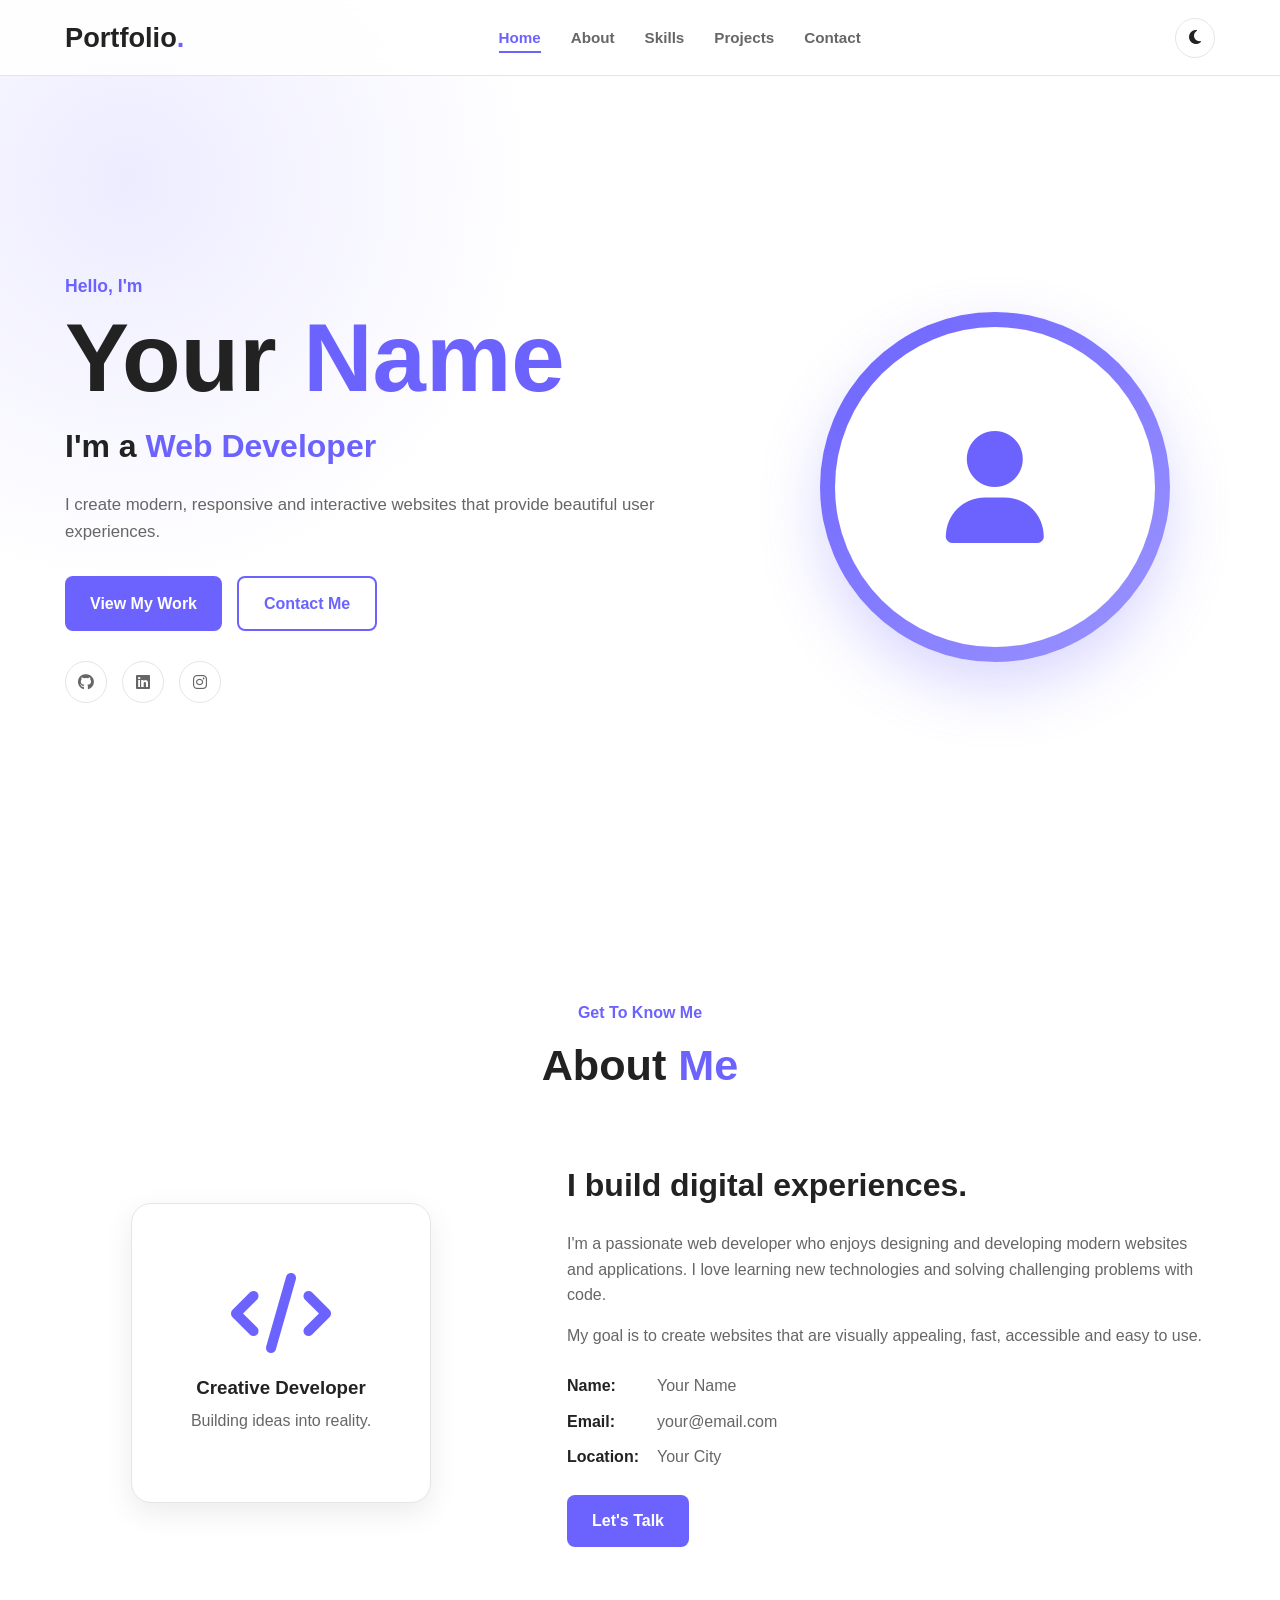
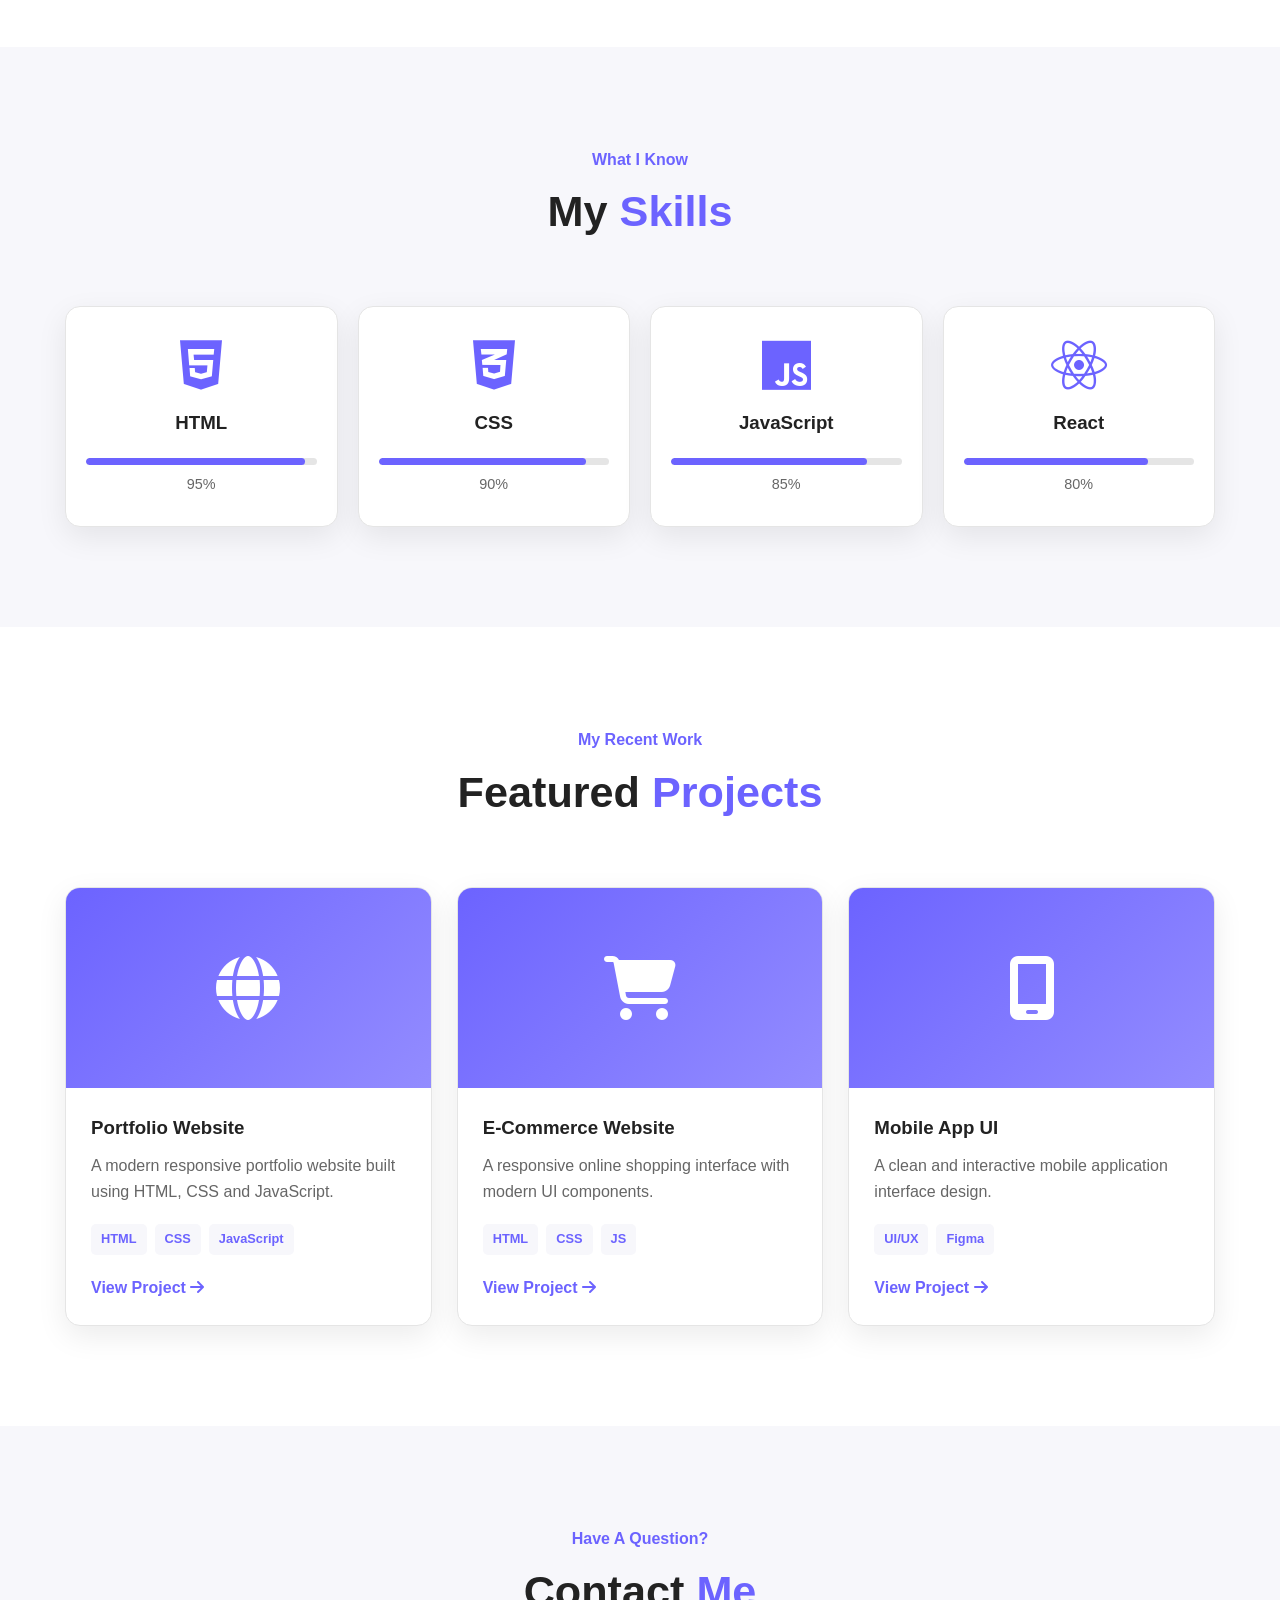
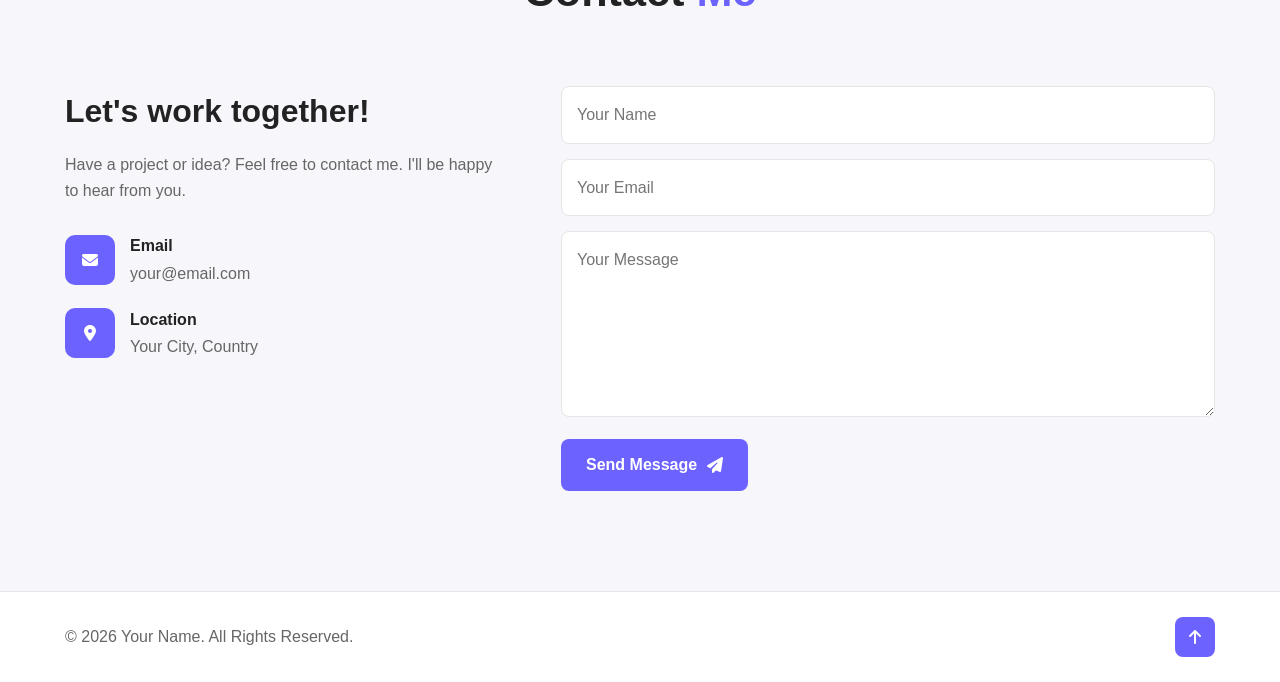
<file: index.html>
<!DOCTYPE html>
<html lang="en">
<head>
    <meta charset="UTF-8">
    <meta name="viewport" content="width=device-width, initial-scale=1.0">
    <meta name="description" content="My interactive personal portfolio website">

    <title>My Portfolio</title>

    <!-- External CSS -->
    <link rel="stylesheet" href="bigyan.css">

    <!-- Font Awesome Icons -->
    <link rel="stylesheet"
          href="https://cdnjs.cloudflare.com/ajax/libs/font-awesome/6.5.2/css/all.min.css">
</head>

<body>

    <!-- ===== NAVBAR ===== -->
    <header class="header">
        <nav class="navbar container">

            <a href="#home" class="logo">Portfolio<span>.</span></a>

            <ul class="nav-links">
                <li><a href="#home" class="active">Home</a></li>
                <li><a href="#about">About</a></li>
                <li><a href="#skills">Skills</a></li>
                <li><a href="#projects">Projects</a></li>
                <li><a href="#contact">Contact</a></li>
            </ul>

            <div class="nav-actions">
                <button id="theme-toggle" aria-label="Toggle theme">
                    <i class="fas fa-moon"></i>
                </button>

                <button class="menu-btn" id="menu-btn" aria-label="Open menu">
                    <i class="fas fa-bars"></i>
                </button>
            </div>

        </nav>
    </header>


    <!-- ===== HOME ===== -->
    <main>

        <section id="home" class="hero">
            <div class="container hero-content">

                <div class="hero-text">
                    <p class="small-title">Hello, I'm</p>

                    <h1>Your <span>Name</span></h1>

                    <h2>
                        I'm a <span class="typing">Web Developer</span>
                    </h2>

                    <p class="hero-description">
                        I create modern, responsive and interactive websites
                        that provide beautiful user experiences.
                    </p>

                    <div class="hero-buttons">
                        <a href="#projects" class="btn primary-btn">
                            View My Work
                        </a>

                        <a href="#contact" class="btn secondary-btn">
                            Contact Me
                        </a>
                    </div>

                    <div class="social-links">
                        <a href="#" aria-label="GitHub">
                            <i class="fab fa-github"></i>
                        </a>

                        <a href="#" aria-label="LinkedIn">
                            <i class="fab fa-linkedin"></i>
                        </a>

                        <a href="#" aria-label="Instagram">
                            <i class="fab fa-instagram"></i>
                        </a>
                    </div>
                </div>

                <div class="hero-image">
                    <div class="image-circle">
                        <div class="profile-placeholder">
                            <i class="fas fa-user"></i>
                        </div>
                    </div>
                </div>

            </div>
        </section>


        <!-- ===== ABOUT ===== -->
        <section id="about" class="section">
            <div class="container">

                <div class="section-title">
                    <p>Get To Know Me</p>
                    <h2>About <span>Me</span></h2>
                </div>

                <div class="about-content">

                    <div class="about-image">
                        <div class="about-card">
                            <i class="fas fa-code"></i>
                            <h3>Creative Developer</h3>
                            <p>Building ideas into reality.</p>
                        </div>
                    </div>

                    <div class="about-text">
                        <h3>I build digital experiences.</h3>

                        <p>
                            I'm a passionate web developer who enjoys designing
                            and developing modern websites and applications.
                            I love learning new technologies and solving
                            challenging problems with code.
                        </p>

                        <p>
                            My goal is to create websites that are visually
                            appealing, fast, accessible and easy to use.
                        </p>

                        <div class="about-info">
                            <div>
                                <strong>Name:</strong>
                                <span>Your Name</span>
                            </div>

                            <div>
                                <strong>Email:</strong>
                                <span>your@email.com</span>
                            </div>

                            <div>
                                <strong>Location:</strong>
                                <span>Your City</span>
                            </div>
                        </div>

                        <a href="#contact" class="btn primary-btn">
                            Let's Talk
                        </a>
                    </div>

                </div>
            </div>
        </section>


        <!-- ===== SKILLS ===== -->
        <section id="skills" class="section skills-section">
            <div class="container">

                <div class="section-title">
                    <p>What I Know</p>
                    <h2>My <span>Skills</span></h2>
                </div>

                <div class="skills-grid">

                    <div class="skill-card">
                        <i class="fab fa-html5"></i>
                        <h3>HTML</h3>
                        <div class="skill-bar">
                            <span style="width: 95%;"></span>
                        </div>
                        <p>95%</p>
                    </div>

                    <div class="skill-card">
                        <i class="fab fa-css3-alt"></i>
                        <h3>CSS</h3>
                        <div class="skill-bar">
                            <span style="width: 90%;"></span>
                        </div>
                        <p>90%</p>
                    </div>

                    <div class="skill-card">
                        <i class="fab fa-js"></i>
                        <h3>JavaScript</h3>
                        <div class="skill-bar">
                            <span style="width: 85%;"></span>
                        </div>
                        <p>85%</p>
                    </div>

                    <div class="skill-card">
                        <i class="fab fa-react"></i>
                        <h3>React</h3>
                        <div class="skill-bar">
                            <span style="width: 80%;"></span>
                        </div>
                        <p>80%</p>
                    </div>

                </div>

            </div>
        </section>


        <!-- ===== PROJECTS ===== -->
        <section id="projects" class="section">
            <div class="container">

                <div class="section-title">
                    <p>My Recent Work</p>
                    <h2>Featured <span>Projects</span></h2>
                </div>

                <div class="projects-grid">

                    <article class="project-card">
                        <div class="project-image">
                            <i class="fas fa-globe"></i>
                        </div>

                        <div class="project-content">
                            <h3>Portfolio Website</h3>

                            <p>
                                A modern responsive portfolio website
                                built using HTML, CSS and JavaScript.
                            </p>

                            <div class="project-tags">
                                <span>HTML</span>
                                <span>CSS</span>
                                <span>JavaScript</span>
                            </div>

                            <a href="#" class="project-link">
                                View Project
                                <i class="fas fa-arrow-right"></i>
                            </a>
                        </div>
                    </article>


                    <article class="project-card">
                        <div class="project-image">
                            <i class="fas fa-shopping-cart"></i>
                        </div>

                        <div class="project-content">
                            <h3>E-Commerce Website</h3>

                            <p>
                                A responsive online shopping interface
                                with modern UI components.
                            </p>

                            <div class="project-tags">
                                <span>HTML</span>
                                <span>CSS</span>
                                <span>JS</span>
                            </div>

                            <a href="#" class="project-link">
                                View Project
                                <i class="fas fa-arrow-right"></i>
                            </a>
                        </div>
                    </article>


                    <article class="project-card">
                        <div class="project-image">
                            <i class="fas fa-mobile-screen"></i>
                        </div>

                        <div class="project-content">
                            <h3>Mobile App UI</h3>

                            <p>
                                A clean and interactive mobile application
                                interface design.
                            </p>

                            <div class="project-tags">
                                <span>UI/UX</span>
                                <span>Figma</span>
                            </div>

                            <a href="#" class="project-link">
                                View Project
                                <i class="fas fa-arrow-right"></i>
                            </a>
                        </div>
                    </article>

                </div>

            </div>
        </section>


        <!-- ===== CONTACT ===== -->
        <section id="contact" class="section contact-section">
            <div class="container">

                <div class="section-title">
                    <p>Have A Question?</p>
                    <h2>Contact <span>Me</span></h2>
                </div>

                <div class="contact-content">

                    <div class="contact-info">

                        <h3>Let's work together!</h3>

                        <p>
                            Have a project or idea? Feel free to contact me.
                            I'll be happy to hear from you.
                        </p>

                        <div class="contact-item">
                            <i class="fas fa-envelope"></i>
                            <div>
                                <h4>Email</h4>
                                <p>your@email.com</p>
                            </div>
                        </div>

                        <div class="contact-item">
                            <i class="fas fa-location-dot"></i>
                            <div>
                                <h4>Location</h4>
                                <p>Your City, Country</p>
                            </div>
                        </div>

                    </div>


                    <form class="contact-form" id="contact-form">

                        <div class="input-group">
                            <input type="text" placeholder="Your Name" required>
                        </div>

                        <div class="input-group">
                            <input type="email" placeholder="Your Email" required>
                        </div>

                        <div class="input-group">
                            <textarea
                                rows="6"
                                placeholder="Your Message"
                                required></textarea>
                        </div>

                        <button type="submit" class="btn primary-btn">
                            Send Message
                            <i class="fas fa-paper-plane"></i>
                        </button>

                    </form>

                </div>

            </div>
        </section>

    </main>


    <!-- ===== FOOTER ===== -->
    <footer class="footer">
        <div class="container">

            <p>
                © 2026 Your Name. All Rights Reserved.
            </p>

            <a href="#home" class="back-top">
                <i class="fas fa-arrow-up"></i>
            </a>

        </div>
    </footer>


    <!-- ===== JAVASCRIPT ===== -->
    <script>

        // Mobile menu
        const menuBtn = document.getElementById("menu-btn");
        const navLinks = document.querySelector(".nav-links");

        menuBtn.addEventListener("click", () => {
            navLinks.classList.toggle("show");
        });


        // Close mobile menu after clicking a link
        document.querySelectorAll(".nav-links a").forEach(link => {
            link.addEventListener("click", () => {
                navLinks.classList.remove("show");
            });
        });


        // Dark/light mode
        const themeToggle = document.getElementById("theme-toggle");

        themeToggle.addEventListener("click", () => {

            document.body.classList.toggle("dark");

            const icon = themeToggle.querySelector("i");

            if (document.body.classList.contains("dark")) {
                icon.classList.remove("fa-moon");
                icon.classList.add("fa-sun");
            } else {
                icon.classList.remove("fa-sun");
                icon.classList.add("fa-moon");
            }

        });


        // Contact form
        const contactForm = document.getElementById("contact-form");

        contactForm.addEventListener("submit", function(event) {

            event.preventDefault();

            alert("Thank you! Your message has been submitted.");

            contactForm.reset();

        });


        // Active navigation link
        const sections = document.querySelectorAll("section");
        const links = document.querySelectorAll(".nav-links a");

        window.addEventListener("scroll", () => {

            let current = "";

            sections.forEach(section => {

                const sectionTop = section.offsetTop - 150;
                const sectionHeight = section.clientHeight;

                if (scrollY >= sectionTop &&
                    scrollY < sectionTop + sectionHeight) {

                    current = section.getAttribute("id");

                }

            });

            links.forEach(link => {

                link.classList.remove("active");

                if (link.getAttribute("href") === "#" + current) {
                    link.classList.add("active");
                }

            });

        });

    </script>

</body>
</html>
</file>
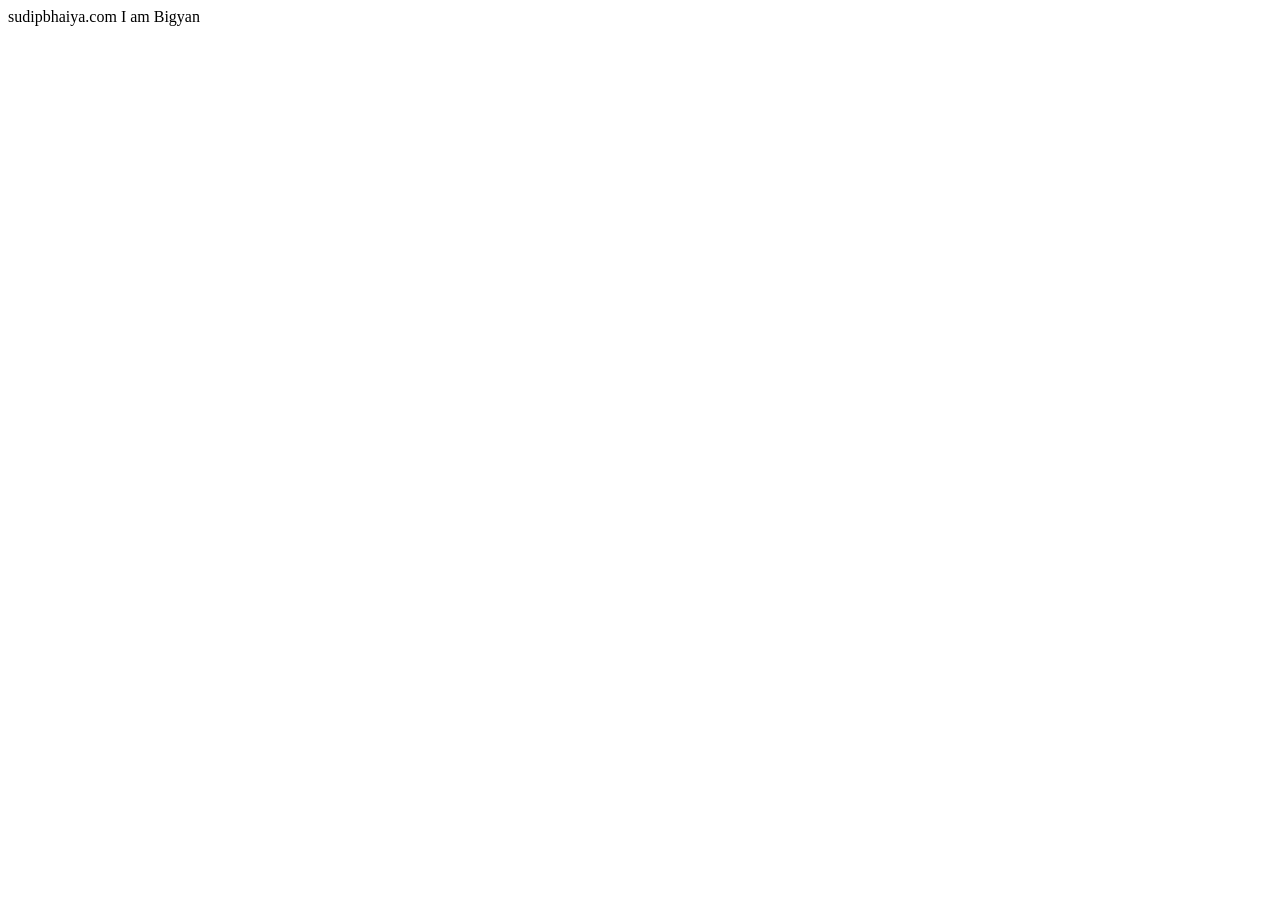
<file: .vscode/index.html>
<!doctype Html/>
<html lang="en"
<head>
<litle>sudipbhaiya.com</title>
<meta charset="UTF-8">
<meta name ="viewport"content="width=device-width,initial scale=1.0
<link rel="stylesheet"herf="style.css>
<head>
<body>
<h1 align="center">I am Bigyan </h1>
<h2>
<h3>
</file>
<file: bigyan.css>
/* =========================================
   GLOBAL STYLES
========================================= */

* {
    margin: 0;
    padding: 0;
    box-sizing: border-box;
}

html {
    scroll-behavior: smooth;
}

:root {
    --primary: #6c63ff;
    --primary-dark: #554bd8;

    --background: #ffffff;
    --background-secondary: #f7f7fb;

    --text: #222222;
    --text-light: #666666;

    --card: #ffffff;
    --border: #e5e5e5;

    --shadow: 0 10px 30px rgba(0, 0, 0, 0.08);
}

body.dark {
    --background: #101014;
    --background-secondary: #18181d;

    --text: #ffffff;
    --text-light: #b8b8c2;

    --card: #1c1c22;
    --border: #303038;

    --shadow: 0 10px 30px rgba(0, 0, 0, 0.3);
}

body {
    font-family: Arial, Helvetica, sans-serif;
    background: var(--background);
    color: var(--text);
    line-height: 1.6;
    transition: background 0.3s ease, color 0.3s ease;
}

a {
    text-decoration: none;
    color: inherit;
}

ul {
    list-style: none;
}

button,
input,
textarea {
    font: inherit;
}


/* =========================================
   CONTAINER
========================================= */

.container {
    width: 90%;
    max-width: 1150px;
    margin: auto;
}


/* =========================================
   NAVBAR
========================================= */

.header {
    position: fixed;
    top: 0;
    left: 0;
    width: 100%;
    z-index: 1000;

    background: rgba(255, 255, 255, 0.85);
    backdrop-filter: blur(12px);

    border-bottom: 1px solid var(--border);
}

body.dark .header {
    background: rgba(16, 16, 20, 0.85);
}

.navbar {
    height: 75px;

    display: flex;
    align-items: center;
    justify-content: space-between;
}

.logo {
    font-size: 1.7rem;
    font-weight: 800;
}

.logo span {
    color: var(--primary);
}

.nav-links {
    display: flex;
    gap: 30px;
}

.nav-links a {
    position: relative;

    font-size: 0.95rem;
    font-weight: 600;

    color: var(--text-light);

    transition: 0.3s;
}

.nav-links a:hover,
.nav-links a.active {
    color: var(--primary);
}

.nav-links a::after {
    content: "";

    position: absolute;
    left: 0;
    bottom: -7px;

    width: 0;
    height: 2px;

    background: var(--primary);

    transition: 0.3s;
}

.nav-links a:hover::after,
.nav-links a.active::after {
    width: 100%;
}

.nav-actions {
    display: flex;
    align-items: center;
    gap: 15px;
}

#theme-toggle,
.menu-btn {
    width: 40px;
    height: 40px;

    border: 1px solid var(--border);
    border-radius: 50%;

    background: var(--card);
    color: var(--text);

    cursor: pointer;

    transition: 0.3s;
}

#theme-toggle:hover,
.menu-btn:hover {
    background: var(--primary);
    color: white;
}

.menu-btn {
    display: none;
}


/* =========================================
   HERO
========================================= */

.hero {
    min-height: 100vh;

    display: flex;
    align-items: center;

    padding-top: 75px;

    background:
        radial-gradient(
            circle at 10% 20%,
            rgba(108, 99, 255, 0.12),
            transparent 30%
        );
}

.hero-content {
    display: grid;
    grid-template-columns: 1.2fr 0.8fr;
    align-items: center;
    gap: 50px;
}

.small-title {
    color: var(--primary);
    font-size: 1.1rem;
    font-weight: 700;
    margin-bottom: 10px;
}

.hero h1 {
    font-size: clamp(3rem, 8vw, 6rem);
    line-height: 1;
    margin-bottom: 15px;
}

.hero h1 span {
    color: var(--primary);
}

.hero h2 {
    font-size: clamp(1.4rem, 3vw, 2rem);
    margin-bottom: 20px;
}

.typing {
    color: var(--primary);
}

.hero-description {
    max-width: 600px;
    color: var(--text-light);
    font-size: 1.05rem;
    margin-bottom: 30px;
}

.hero-buttons {
    display: flex;
    flex-wrap: wrap;
    gap: 15px;
}

.btn {
    display: inline-flex;
    align-items: center;
    justify-content: center;
    gap: 10px;

    padding: 13px 25px;

    border-radius: 8px;

    font-weight: 700;

    cursor: pointer;

    transition: 0.3s;
}

.primary-btn {
    background: var(--primary);
    color: white;
}

.primary-btn:hover {
    background: var(--primary-dark);
    transform: translateY(-3px);
    box-shadow: 0 10px 20px rgba(108, 99, 255, 0.25);
}

.secondary-btn {
    border: 2px solid var(--primary);
    color: var(--primary);
}

.secondary-btn:hover {
    background: var(--primary);
    color: white;
}

.social-links {
    display: flex;
    gap: 15px;
    margin-top: 30px;
}

.social-links a {
    width: 42px;
    height: 42px;

    display: flex;
    align-items: center;
    justify-content: center;

    border: 1px solid var(--border);
    border-radius: 50%;

    color: var(--text-light);

    transition: 0.3s;
}

.social-links a:hover {
    background: var(--primary);
    color: white;
    transform: translateY(-4px);
}


/* =========================================
   HERO IMAGE
========================================= */

.hero-image {
    display: flex;
    justify-content: center;
}

.image-circle {
    width: 350px;
    height: 350px;

    display: flex;
    align-items: center;
    justify-content: center;

    border-radius: 50%;

    background: linear-gradient(
        135deg,
        var(--primary),
        #9c95ff
    );

    animation: floating 4s ease-in-out infinite;

    box-shadow: 0 25px 60px rgba(108, 99, 255, 0.25);
}

.profile-placeholder {
    width: 320px;
    height: 320px;

    display: flex;
    align-items: center;
    justify-content: center;

    border-radius: 50%;

    background: var(--card);

    color: var(--primary);

    font-size: 7rem;
}

@keyframes floating {

    0%,
    100% {
        transform: translateY(0);
    }

    50% {
        transform: translateY(-15px);
    }
}


/* =========================================
   SECTIONS
========================================= */

.section {
    padding: 100px 0;
}

.skills-section {
    background: var(--background-secondary);
}

.section-title {
    text-align: center;
    margin-bottom: 60px;
}

.section-title p {
    color: var(--primary);
    font-weight: 700;
    margin-bottom: 5px;
}

.section-title h2 {
    font-size: 2.7rem;
}

.section-title h2 span {
    color: var(--primary);
}


/* =========================================
   ABOUT
========================================= */

.about-content {
    display: grid;
    grid-template-columns: 0.8fr 1.2fr;
    align-items: center;
    gap: 70px;
}

.about-image {
    display: flex;
    justify-content: center;
}

.about-card {
    width: 300px;
    height: 300px;

    display: flex;
    flex-direction: column;
    align-items: center;
    justify-content: center;

    text-align: center;

    background: var(--card);

    border: 1px solid var(--border);
    border-radius: 20px;

    box-shadow: var(--shadow);

    transition: 0.3s;
}

.about-card:hover {
    transform: translateY(-10px) rotate(-2deg);
}

.about-card i {
    font-size: 5rem;
    color: var(--primary);
    margin-bottom: 20px;
}

.about-card h3 {
    margin-bottom: 5px;
}

.about-card p {
    color: var(--text-light);
}

.about-text h3 {
    font-size: 2rem;
    margin-bottom: 20px;
}

.about-text > p {
    color: var(--text-light);
    margin-bottom: 15px;
}

.about-info {
    display: grid;
    gap: 10px;
    margin: 25px 0;
}

.about-info div {
    display: flex;
    gap: 10px;
}

.about-info strong {
    min-width: 80px;
}

.about-info span {
    color: var(--text-light);
}


/* =========================================
   SKILLS
========================================= */

.skills-grid {
    display: grid;
    grid-template-columns: repeat(4, 1fr);
    gap: 20px;
}

.skill-card {
    padding: 30px 20px;

    background: var(--card);

    border: 1px solid var(--border);
    border-radius: 15px;

    text-align: center;

    box-shadow: var(--shadow);

    transition: 0.3s;
}

.skill-card:hover {
    transform: translateY(-8px);
}

.skill-card > i {
    font-size: 3.5rem;
    color: var(--primary);
    margin-bottom: 15px;
}

.skill-card h3 {
    margin-bottom: 20px;
}

.skill-bar {
    width: 100%;
    height: 7px;

    background: var(--border);

    border-radius: 10px;

    overflow: hidden;
}

.skill-bar span {
    display: block;
    height: 100%;

    background: var(--primary);

    border-radius: 10px;
}

.skill-card p {
    color: var(--text-light);
    margin-top: 8px;
    font-size: 0.9rem;
}


/* =========================================
   PROJECTS
========================================= */

.projects-grid {
    display: grid;
    grid-template-columns: repeat(3, 1fr);
    gap: 25px;
}

.project-card {
    overflow: hidden;

    background: var(--card);

    border: 1px solid var(--border);
    border-radius: 15px;

    box-shadow: var(--shadow);

    transition: 0.3s;
}

.project-card:hover {
    transform: translateY(-10px);
}

.project-image {
    height: 200px;

    display: flex;
    align-items: center;
    justify-content: center;

    background:
        linear-gradient(
            135deg,
            var(--primary),
            #938cff
        );

    color: white;

    font-size: 4rem;
}

.project-content {
    padding: 25px;
}

.project-content h3 {
    margin-bottom: 10px;
}

.project-content p {
    color: var(--text-light);
    margin-bottom: 20px;
}

.project-tags {
    display: flex;
    flex-wrap: wrap;
    gap: 8px;

    margin-bottom: 20px;
}

.project-tags span {
    padding: 5px 10px;

    background: var(--background-secondary);

    color: var(--primary);

    border-radius: 5px;

    font-size: 0.8rem;
    font-weight: 600;
}

.project-link {
    color: var(--primary);
    font-weight: 700;
}

.project-link i {
    transition: 0.3s;
}

.project-link:hover i {
    transform: translateX(5px);
}


/* =========================================
   CONTACT
========================================= */

.contact-section {
    background: var(--background-secondary);
}

.contact-content {
    display: grid;
    grid-template-columns: 0.8fr 1.2fr;
    gap: 60px;
}

.contact-info h3 {
    font-size: 2rem;
    margin-bottom: 15px;
}

.contact-info > p {
    color: var(--text-light);
    margin-bottom: 30px;
}

.contact-item {
    display: flex;
    align-items: center;
    gap: 15px;

    margin-bottom: 20px;
}

.contact-item > i {
    width: 50px;
    height: 50px;

    display: flex;
    align-items: center;
    justify-content: center;

    border-radius: 10px;

    background: var(--primary);
    color: white;
}

.contact-item h4 {
    margin-bottom: 2px;
}

.contact-item p {
    color: var(--text-light);
}

.contact-form {
    display: flex;
    flex-direction: column;
    gap: 15px;
}

.input-group input,
.input-group textarea {
    width: 100%;

    padding: 15px;

    border: 1px solid var(--border);
    border-radius: 8px;

    outline: none;

    background: var(--card);
    color: var(--text);

    transition: 0.3s;

    resize: vertical;
}

.input-group input:focus,
.input-group textarea:focus {
    border-color: var(--primary);

    box-shadow:
        0 0 0 3px rgba(108, 99, 255, 0.1);
}

.contact-form .btn {
    border: none;
    width: fit-content;
}


/* =========================================
   FOOTER
========================================= */

.footer {
    padding: 25px 0;

    background: var(--background);
    border-top: 1px solid var(--border);
}

.footer .container {
    display: flex;
    align-items: center;
    justify-content: space-between;
}

.footer p {
    color: var(--text-light);
}

.back-top {
    width: 40px;
    height: 40px;

    display: flex;
    align-items: center;
    justify-content: center;

    background: var(--primary);
    color: white;

    border-radius: 8px;

    transition: 0.3s;
}

.back-top:hover {
    transform: translateY(-4px);
}


/* =========================================
   RESPONSIVE DESIGN
========================================= */

@media (max-width: 900px) {

    .nav-links {
        position: absolute;

        top: 75px;
        left: 0;

        width: 100%;

        padding: 20px;

        flex-direction: column;
        align-items: center;
        gap: 20px;

        background: var(--background);

        border-bottom: 1px solid var(--border);

        transform: translateY(-150%);
        transition: 0.3s;
    }

    .nav-links.show {
        transform: translateY(0);
    }

    .menu-btn {
        display: block;
    }

    .hero-content,
    .about-content,
    .contact-content {
        grid-template-columns: 1fr;
    }

    .hero {
        padding: 120px 0 80px;
    }

    .hero-text {
        text-align: center;
    }

    .hero-description {
        margin-left: auto;
        margin-right: auto;
    }

    .hero-buttons,
    .social-links {
        justify-content: center;
    }

    .hero-image {
        order: -1;
    }

    .skills-grid {
        grid-template-columns: repeat(2, 1fr);
    }

    .projects-grid {
        grid-template-columns: 1fr 1fr;
    }

    .about-text {
        text-align: center;
    }

    .about-info {
        text-align: left;
        max-width: 400px;
        margin-left: auto;
        margin-right: auto;
    }
}


@media (max-width: 600px) {

    .container {
        width: 92%;
    }

    .section {
        padding: 75px 0;
    }

    .section-title h2 {
        font-size: 2.2rem;
    }

    .hero h1 {
        font-size: 3.5rem;
    }

    .image-circle {
        width: 260px;
        height: 260px;
    }

    .profile-placeholder {
        width: 235px;
        height: 235px;
        font-size: 5rem;
    }

    .skills-grid,
    .projects-grid {
        grid-template-columns: 1fr;
    }

    .about-card {
        width: 260px;
        height: 260px;
    }

    .footer .container {
        flex-direction: column;
        gap: 15px;
        text-align: center;
    }

}
</file>
